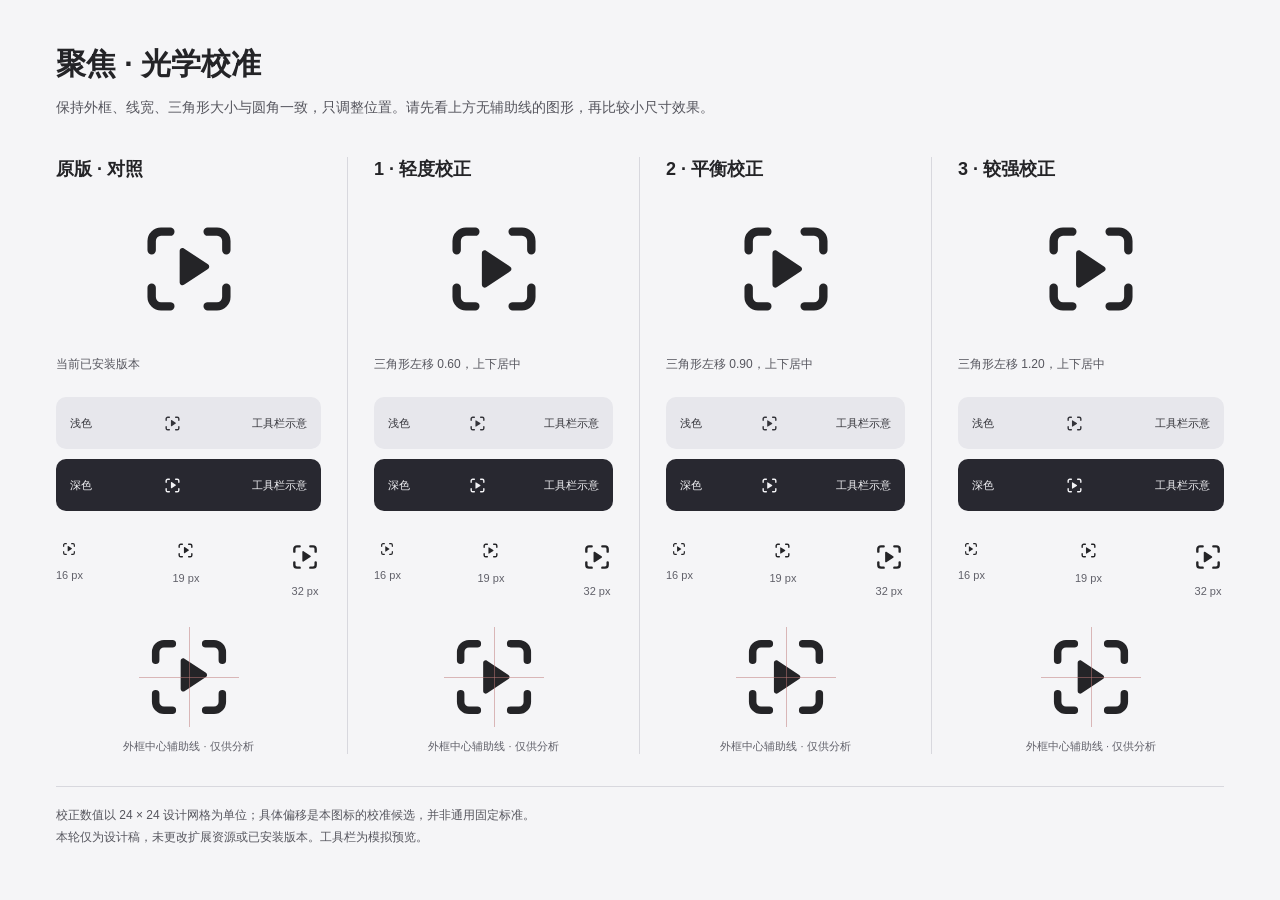
<file: design/focus-optical-2026-10-06/index.html>
<!doctype html><html lang="zh-CN"><meta charset="utf-8"><title>聚焦 · 光学校准</title><style>
*{box-sizing:border-box}body{margin:0;background:#f5f5f7;color:#242427;font-family:-apple-system,BlinkMacSystemFont,"PingFang SC",sans-serif}main{padding:44px 56px;max-width:1440px;margin:auto}h1{font-size:30px;margin:0 0 14px}header p{font-size:14px;color:#56565e;margin:0}section{display:grid;grid-template-columns:repeat(4,1fr);margin-top:40px}article{padding:0 26px;border-right:1px solid #d8d8de}article:first-child{padding-left:0}article:last-child{border:0;padding-right:0}h2{font-size:18px;font-weight:600;margin:0}svg{display:block;width:100%;height:100%}.large{height:175px;display:grid;place-items:center}.large svg{width:112px;height:112px}article p{font-size:12px;color:#56565e;margin:0 0 24px}.strip{height:52px;border-radius:10px;display:flex;align-items:center;justify-content:space-between;padding:0 14px;margin-top:10px;font-size:11px}.strip svg{width:19px;height:19px}.light{background:#e7e7ec;color:#34343a}.dark{background:#282830;color:#f2f2f5}.sizes{display:flex;justify-content:space-between;margin:30px 0}.sizes div{display:flex;flex-direction:column;align-items:center;gap:12px}.sizes span{display:block}.sizes small,small.caption{font-size:11px;color:#606069}.guide{width:100px;height:100px;position:relative;margin:0 auto 12px}.guide i,.guide b{position:absolute;display:block;background:#bd7979;opacity:.5;pointer-events:none}.guide i{left:50%;top:0;height:100%;width:1px}.guide b{left:0;top:50%;width:100%;height:1px}.caption{display:block;text-align:center}footer{margin-top:32px;padding-top:18px;border-top:1px solid #d8d8de;font-size:12px;color:#56565e;line-height:1.8}::selection{background:#c9ddf9}
</style><main><header><h1>聚焦 · 光学校准</h1><p>保持外框、线宽、三角形大小与圆角一致，只调整位置。请先看上方无辅助线的图形，再比较小尺寸效果。</p></header><section><article><h2>原版 · 对照</h2><div class="large"><svg xmlns="http://www.w3.org/2000/svg" viewBox="0 0 24 24" fill="none"><path d="M8 4H6a2 2 0 0 0-2 2v2m12-4h2a2 2 0 0 1 2 2v2M4 16v2a2 2 0 0 0 2 2h2m8 0h2a2 2 0 0 0 2-2v-2" fill="none" stroke="currentColor" stroke-width="1.8" stroke-linecap="round"/><path transform="translate(0 0)" d="M10 8.1c0-.48.52-.77.92-.5l5.15 3.4a.6.6 0 0 1 0 1l-5.15 3.4a.6.6 0 0 1-.92-.5Z" fill="currentColor"/></svg></div><p>当前已安装版本</p><div class="strip light"><span>浅色</span><svg xmlns="http://www.w3.org/2000/svg" viewBox="0 0 24 24" fill="none"><path d="M8 4H6a2 2 0 0 0-2 2v2m12-4h2a2 2 0 0 1 2 2v2M4 16v2a2 2 0 0 0 2 2h2m8 0h2a2 2 0 0 0 2-2v-2" fill="none" stroke="currentColor" stroke-width="1.8" stroke-linecap="round"/><path transform="translate(0 0)" d="M10 8.1c0-.48.52-.77.92-.5l5.15 3.4a.6.6 0 0 1 0 1l-5.15 3.4a.6.6 0 0 1-.92-.5Z" fill="currentColor"/></svg><span>工具栏示意</span></div><div class="strip dark"><span>深色</span><svg xmlns="http://www.w3.org/2000/svg" viewBox="0 0 24 24" fill="none"><path d="M8 4H6a2 2 0 0 0-2 2v2m12-4h2a2 2 0 0 1 2 2v2M4 16v2a2 2 0 0 0 2 2h2m8 0h2a2 2 0 0 0 2-2v-2" fill="none" stroke="currentColor" stroke-width="1.8" stroke-linecap="round"/><path transform="translate(0 0)" d="M10 8.1c0-.48.52-.77.92-.5l5.15 3.4a.6.6 0 0 1 0 1l-5.15 3.4a.6.6 0 0 1-.92-.5Z" fill="currentColor"/></svg><span>工具栏示意</span></div><div class="sizes"><div><span style="width:16px;height:16px"><svg xmlns="http://www.w3.org/2000/svg" viewBox="0 0 24 24" fill="none"><path d="M8 4H6a2 2 0 0 0-2 2v2m12-4h2a2 2 0 0 1 2 2v2M4 16v2a2 2 0 0 0 2 2h2m8 0h2a2 2 0 0 0 2-2v-2" fill="none" stroke="currentColor" stroke-width="1.8" stroke-linecap="round"/><path transform="translate(0 0)" d="M10 8.1c0-.48.52-.77.92-.5l5.15 3.4a.6.6 0 0 1 0 1l-5.15 3.4a.6.6 0 0 1-.92-.5Z" fill="currentColor"/></svg></span><small>16 px</small></div><div><span style="width:19px;height:19px"><svg xmlns="http://www.w3.org/2000/svg" viewBox="0 0 24 24" fill="none"><path d="M8 4H6a2 2 0 0 0-2 2v2m12-4h2a2 2 0 0 1 2 2v2M4 16v2a2 2 0 0 0 2 2h2m8 0h2a2 2 0 0 0 2-2v-2" fill="none" stroke="currentColor" stroke-width="1.8" stroke-linecap="round"/><path transform="translate(0 0)" d="M10 8.1c0-.48.52-.77.92-.5l5.15 3.4a.6.6 0 0 1 0 1l-5.15 3.4a.6.6 0 0 1-.92-.5Z" fill="currentColor"/></svg></span><small>19 px</small></div><div><span style="width:32px;height:32px"><svg xmlns="http://www.w3.org/2000/svg" viewBox="0 0 24 24" fill="none"><path d="M8 4H6a2 2 0 0 0-2 2v2m12-4h2a2 2 0 0 1 2 2v2M4 16v2a2 2 0 0 0 2 2h2m8 0h2a2 2 0 0 0 2-2v-2" fill="none" stroke="currentColor" stroke-width="1.8" stroke-linecap="round"/><path transform="translate(0 0)" d="M10 8.1c0-.48.52-.77.92-.5l5.15 3.4a.6.6 0 0 1 0 1l-5.15 3.4a.6.6 0 0 1-.92-.5Z" fill="currentColor"/></svg></span><small>32 px</small></div></div><div class="guide"><svg xmlns="http://www.w3.org/2000/svg" viewBox="0 0 24 24" fill="none"><path d="M8 4H6a2 2 0 0 0-2 2v2m12-4h2a2 2 0 0 1 2 2v2M4 16v2a2 2 0 0 0 2 2h2m8 0h2a2 2 0 0 0 2-2v-2" fill="none" stroke="currentColor" stroke-width="1.8" stroke-linecap="round"/><path transform="translate(0 0)" d="M10 8.1c0-.48.52-.77.92-.5l5.15 3.4a.6.6 0 0 1 0 1l-5.15 3.4a.6.6 0 0 1-.92-.5Z" fill="currentColor"/></svg><i></i><b></b></div><small class="caption">外框中心辅助线 · 仅供分析</small></article><article><h2>1 · 轻度校正</h2><div class="large"><svg xmlns="http://www.w3.org/2000/svg" viewBox="0 0 24 24" fill="none"><path d="M8 4H6a2 2 0 0 0-2 2v2m12-4h2a2 2 0 0 1 2 2v2M4 16v2a2 2 0 0 0 2 2h2m8 0h2a2 2 0 0 0 2-2v-2" fill="none" stroke="currentColor" stroke-width="1.8" stroke-linecap="round"/><path transform="translate(-0.6 0.5)" d="M10 8.1c0-.48.52-.77.92-.5l5.15 3.4a.6.6 0 0 1 0 1l-5.15 3.4a.6.6 0 0 1-.92-.5Z" fill="currentColor"/></svg></div><p>三角形左移 0.60，上下居中</p><div class="strip light"><span>浅色</span><svg xmlns="http://www.w3.org/2000/svg" viewBox="0 0 24 24" fill="none"><path d="M8 4H6a2 2 0 0 0-2 2v2m12-4h2a2 2 0 0 1 2 2v2M4 16v2a2 2 0 0 0 2 2h2m8 0h2a2 2 0 0 0 2-2v-2" fill="none" stroke="currentColor" stroke-width="1.8" stroke-linecap="round"/><path transform="translate(-0.6 0.5)" d="M10 8.1c0-.48.52-.77.92-.5l5.15 3.4a.6.6 0 0 1 0 1l-5.15 3.4a.6.6 0 0 1-.92-.5Z" fill="currentColor"/></svg><span>工具栏示意</span></div><div class="strip dark"><span>深色</span><svg xmlns="http://www.w3.org/2000/svg" viewBox="0 0 24 24" fill="none"><path d="M8 4H6a2 2 0 0 0-2 2v2m12-4h2a2 2 0 0 1 2 2v2M4 16v2a2 2 0 0 0 2 2h2m8 0h2a2 2 0 0 0 2-2v-2" fill="none" stroke="currentColor" stroke-width="1.8" stroke-linecap="round"/><path transform="translate(-0.6 0.5)" d="M10 8.1c0-.48.52-.77.92-.5l5.15 3.4a.6.6 0 0 1 0 1l-5.15 3.4a.6.6 0 0 1-.92-.5Z" fill="currentColor"/></svg><span>工具栏示意</span></div><div class="sizes"><div><span style="width:16px;height:16px"><svg xmlns="http://www.w3.org/2000/svg" viewBox="0 0 24 24" fill="none"><path d="M8 4H6a2 2 0 0 0-2 2v2m12-4h2a2 2 0 0 1 2 2v2M4 16v2a2 2 0 0 0 2 2h2m8 0h2a2 2 0 0 0 2-2v-2" fill="none" stroke="currentColor" stroke-width="1.8" stroke-linecap="round"/><path transform="translate(-0.6 0.5)" d="M10 8.1c0-.48.52-.77.92-.5l5.15 3.4a.6.6 0 0 1 0 1l-5.15 3.4a.6.6 0 0 1-.92-.5Z" fill="currentColor"/></svg></span><small>16 px</small></div><div><span style="width:19px;height:19px"><svg xmlns="http://www.w3.org/2000/svg" viewBox="0 0 24 24" fill="none"><path d="M8 4H6a2 2 0 0 0-2 2v2m12-4h2a2 2 0 0 1 2 2v2M4 16v2a2 2 0 0 0 2 2h2m8 0h2a2 2 0 0 0 2-2v-2" fill="none" stroke="currentColor" stroke-width="1.8" stroke-linecap="round"/><path transform="translate(-0.6 0.5)" d="M10 8.1c0-.48.52-.77.92-.5l5.15 3.4a.6.6 0 0 1 0 1l-5.15 3.4a.6.6 0 0 1-.92-.5Z" fill="currentColor"/></svg></span><small>19 px</small></div><div><span style="width:32px;height:32px"><svg xmlns="http://www.w3.org/2000/svg" viewBox="0 0 24 24" fill="none"><path d="M8 4H6a2 2 0 0 0-2 2v2m12-4h2a2 2 0 0 1 2 2v2M4 16v2a2 2 0 0 0 2 2h2m8 0h2a2 2 0 0 0 2-2v-2" fill="none" stroke="currentColor" stroke-width="1.8" stroke-linecap="round"/><path transform="translate(-0.6 0.5)" d="M10 8.1c0-.48.52-.77.92-.5l5.15 3.4a.6.6 0 0 1 0 1l-5.15 3.4a.6.6 0 0 1-.92-.5Z" fill="currentColor"/></svg></span><small>32 px</small></div></div><div class="guide"><svg xmlns="http://www.w3.org/2000/svg" viewBox="0 0 24 24" fill="none"><path d="M8 4H6a2 2 0 0 0-2 2v2m12-4h2a2 2 0 0 1 2 2v2M4 16v2a2 2 0 0 0 2 2h2m8 0h2a2 2 0 0 0 2-2v-2" fill="none" stroke="currentColor" stroke-width="1.8" stroke-linecap="round"/><path transform="translate(-0.6 0.5)" d="M10 8.1c0-.48.52-.77.92-.5l5.15 3.4a.6.6 0 0 1 0 1l-5.15 3.4a.6.6 0 0 1-.92-.5Z" fill="currentColor"/></svg><i></i><b></b></div><small class="caption">外框中心辅助线 · 仅供分析</small></article><article><h2>2 · 平衡校正</h2><div class="large"><svg xmlns="http://www.w3.org/2000/svg" viewBox="0 0 24 24" fill="none"><path d="M8 4H6a2 2 0 0 0-2 2v2m12-4h2a2 2 0 0 1 2 2v2M4 16v2a2 2 0 0 0 2 2h2m8 0h2a2 2 0 0 0 2-2v-2" fill="none" stroke="currentColor" stroke-width="1.8" stroke-linecap="round"/><path transform="translate(-0.9 0.5)" d="M10 8.1c0-.48.52-.77.92-.5l5.15 3.4a.6.6 0 0 1 0 1l-5.15 3.4a.6.6 0 0 1-.92-.5Z" fill="currentColor"/></svg></div><p>三角形左移 0.90，上下居中</p><div class="strip light"><span>浅色</span><svg xmlns="http://www.w3.org/2000/svg" viewBox="0 0 24 24" fill="none"><path d="M8 4H6a2 2 0 0 0-2 2v2m12-4h2a2 2 0 0 1 2 2v2M4 16v2a2 2 0 0 0 2 2h2m8 0h2a2 2 0 0 0 2-2v-2" fill="none" stroke="currentColor" stroke-width="1.8" stroke-linecap="round"/><path transform="translate(-0.9 0.5)" d="M10 8.1c0-.48.52-.77.92-.5l5.15 3.4a.6.6 0 0 1 0 1l-5.15 3.4a.6.6 0 0 1-.92-.5Z" fill="currentColor"/></svg><span>工具栏示意</span></div><div class="strip dark"><span>深色</span><svg xmlns="http://www.w3.org/2000/svg" viewBox="0 0 24 24" fill="none"><path d="M8 4H6a2 2 0 0 0-2 2v2m12-4h2a2 2 0 0 1 2 2v2M4 16v2a2 2 0 0 0 2 2h2m8 0h2a2 2 0 0 0 2-2v-2" fill="none" stroke="currentColor" stroke-width="1.8" stroke-linecap="round"/><path transform="translate(-0.9 0.5)" d="M10 8.1c0-.48.52-.77.92-.5l5.15 3.4a.6.6 0 0 1 0 1l-5.15 3.4a.6.6 0 0 1-.92-.5Z" fill="currentColor"/></svg><span>工具栏示意</span></div><div class="sizes"><div><span style="width:16px;height:16px"><svg xmlns="http://www.w3.org/2000/svg" viewBox="0 0 24 24" fill="none"><path d="M8 4H6a2 2 0 0 0-2 2v2m12-4h2a2 2 0 0 1 2 2v2M4 16v2a2 2 0 0 0 2 2h2m8 0h2a2 2 0 0 0 2-2v-2" fill="none" stroke="currentColor" stroke-width="1.8" stroke-linecap="round"/><path transform="translate(-0.9 0.5)" d="M10 8.1c0-.48.52-.77.92-.5l5.15 3.4a.6.6 0 0 1 0 1l-5.15 3.4a.6.6 0 0 1-.92-.5Z" fill="currentColor"/></svg></span><small>16 px</small></div><div><span style="width:19px;height:19px"><svg xmlns="http://www.w3.org/2000/svg" viewBox="0 0 24 24" fill="none"><path d="M8 4H6a2 2 0 0 0-2 2v2m12-4h2a2 2 0 0 1 2 2v2M4 16v2a2 2 0 0 0 2 2h2m8 0h2a2 2 0 0 0 2-2v-2" fill="none" stroke="currentColor" stroke-width="1.8" stroke-linecap="round"/><path transform="translate(-0.9 0.5)" d="M10 8.1c0-.48.52-.77.92-.5l5.15 3.4a.6.6 0 0 1 0 1l-5.15 3.4a.6.6 0 0 1-.92-.5Z" fill="currentColor"/></svg></span><small>19 px</small></div><div><span style="width:32px;height:32px"><svg xmlns="http://www.w3.org/2000/svg" viewBox="0 0 24 24" fill="none"><path d="M8 4H6a2 2 0 0 0-2 2v2m12-4h2a2 2 0 0 1 2 2v2M4 16v2a2 2 0 0 0 2 2h2m8 0h2a2 2 0 0 0 2-2v-2" fill="none" stroke="currentColor" stroke-width="1.8" stroke-linecap="round"/><path transform="translate(-0.9 0.5)" d="M10 8.1c0-.48.52-.77.92-.5l5.15 3.4a.6.6 0 0 1 0 1l-5.15 3.4a.6.6 0 0 1-.92-.5Z" fill="currentColor"/></svg></span><small>32 px</small></div></div><div class="guide"><svg xmlns="http://www.w3.org/2000/svg" viewBox="0 0 24 24" fill="none"><path d="M8 4H6a2 2 0 0 0-2 2v2m12-4h2a2 2 0 0 1 2 2v2M4 16v2a2 2 0 0 0 2 2h2m8 0h2a2 2 0 0 0 2-2v-2" fill="none" stroke="currentColor" stroke-width="1.8" stroke-linecap="round"/><path transform="translate(-0.9 0.5)" d="M10 8.1c0-.48.52-.77.92-.5l5.15 3.4a.6.6 0 0 1 0 1l-5.15 3.4a.6.6 0 0 1-.92-.5Z" fill="currentColor"/></svg><i></i><b></b></div><small class="caption">外框中心辅助线 · 仅供分析</small></article><article><h2>3 · 较强校正</h2><div class="large"><svg xmlns="http://www.w3.org/2000/svg" viewBox="0 0 24 24" fill="none"><path d="M8 4H6a2 2 0 0 0-2 2v2m12-4h2a2 2 0 0 1 2 2v2M4 16v2a2 2 0 0 0 2 2h2m8 0h2a2 2 0 0 0 2-2v-2" fill="none" stroke="currentColor" stroke-width="1.8" stroke-linecap="round"/><path transform="translate(-1.2 0.5)" d="M10 8.1c0-.48.52-.77.92-.5l5.15 3.4a.6.6 0 0 1 0 1l-5.15 3.4a.6.6 0 0 1-.92-.5Z" fill="currentColor"/></svg></div><p>三角形左移 1.20，上下居中</p><div class="strip light"><span>浅色</span><svg xmlns="http://www.w3.org/2000/svg" viewBox="0 0 24 24" fill="none"><path d="M8 4H6a2 2 0 0 0-2 2v2m12-4h2a2 2 0 0 1 2 2v2M4 16v2a2 2 0 0 0 2 2h2m8 0h2a2 2 0 0 0 2-2v-2" fill="none" stroke="currentColor" stroke-width="1.8" stroke-linecap="round"/><path transform="translate(-1.2 0.5)" d="M10 8.1c0-.48.52-.77.92-.5l5.15 3.4a.6.6 0 0 1 0 1l-5.15 3.4a.6.6 0 0 1-.92-.5Z" fill="currentColor"/></svg><span>工具栏示意</span></div><div class="strip dark"><span>深色</span><svg xmlns="http://www.w3.org/2000/svg" viewBox="0 0 24 24" fill="none"><path d="M8 4H6a2 2 0 0 0-2 2v2m12-4h2a2 2 0 0 1 2 2v2M4 16v2a2 2 0 0 0 2 2h2m8 0h2a2 2 0 0 0 2-2v-2" fill="none" stroke="currentColor" stroke-width="1.8" stroke-linecap="round"/><path transform="translate(-1.2 0.5)" d="M10 8.1c0-.48.52-.77.92-.5l5.15 3.4a.6.6 0 0 1 0 1l-5.15 3.4a.6.6 0 0 1-.92-.5Z" fill="currentColor"/></svg><span>工具栏示意</span></div><div class="sizes"><div><span style="width:16px;height:16px"><svg xmlns="http://www.w3.org/2000/svg" viewBox="0 0 24 24" fill="none"><path d="M8 4H6a2 2 0 0 0-2 2v2m12-4h2a2 2 0 0 1 2 2v2M4 16v2a2 2 0 0 0 2 2h2m8 0h2a2 2 0 0 0 2-2v-2" fill="none" stroke="currentColor" stroke-width="1.8" stroke-linecap="round"/><path transform="translate(-1.2 0.5)" d="M10 8.1c0-.48.52-.77.92-.5l5.15 3.4a.6.6 0 0 1 0 1l-5.15 3.4a.6.6 0 0 1-.92-.5Z" fill="currentColor"/></svg></span><small>16 px</small></div><div><span style="width:19px;height:19px"><svg xmlns="http://www.w3.org/2000/svg" viewBox="0 0 24 24" fill="none"><path d="M8 4H6a2 2 0 0 0-2 2v2m12-4h2a2 2 0 0 1 2 2v2M4 16v2a2 2 0 0 0 2 2h2m8 0h2a2 2 0 0 0 2-2v-2" fill="none" stroke="currentColor" stroke-width="1.8" stroke-linecap="round"/><path transform="translate(-1.2 0.5)" d="M10 8.1c0-.48.52-.77.92-.5l5.15 3.4a.6.6 0 0 1 0 1l-5.15 3.4a.6.6 0 0 1-.92-.5Z" fill="currentColor"/></svg></span><small>19 px</small></div><div><span style="width:32px;height:32px"><svg xmlns="http://www.w3.org/2000/svg" viewBox="0 0 24 24" fill="none"><path d="M8 4H6a2 2 0 0 0-2 2v2m12-4h2a2 2 0 0 1 2 2v2M4 16v2a2 2 0 0 0 2 2h2m8 0h2a2 2 0 0 0 2-2v-2" fill="none" stroke="currentColor" stroke-width="1.8" stroke-linecap="round"/><path transform="translate(-1.2 0.5)" d="M10 8.1c0-.48.52-.77.92-.5l5.15 3.4a.6.6 0 0 1 0 1l-5.15 3.4a.6.6 0 0 1-.92-.5Z" fill="currentColor"/></svg></span><small>32 px</small></div></div><div class="guide"><svg xmlns="http://www.w3.org/2000/svg" viewBox="0 0 24 24" fill="none"><path d="M8 4H6a2 2 0 0 0-2 2v2m12-4h2a2 2 0 0 1 2 2v2M4 16v2a2 2 0 0 0 2 2h2m8 0h2a2 2 0 0 0 2-2v-2" fill="none" stroke="currentColor" stroke-width="1.8" stroke-linecap="round"/><path transform="translate(-1.2 0.5)" d="M10 8.1c0-.48.52-.77.92-.5l5.15 3.4a.6.6 0 0 1 0 1l-5.15 3.4a.6.6 0 0 1-.92-.5Z" fill="currentColor"/></svg><i></i><b></b></div><small class="caption">外框中心辅助线 · 仅供分析</small></article></section><footer>校正数值以 24 × 24 设计网格为单位；具体偏移是本图标的校准候选，并非通用固定标准。<br>本轮仅为设计稿，未更改扩展资源或已安装版本。工具栏为模拟预览。</footer></main></html>
</file>
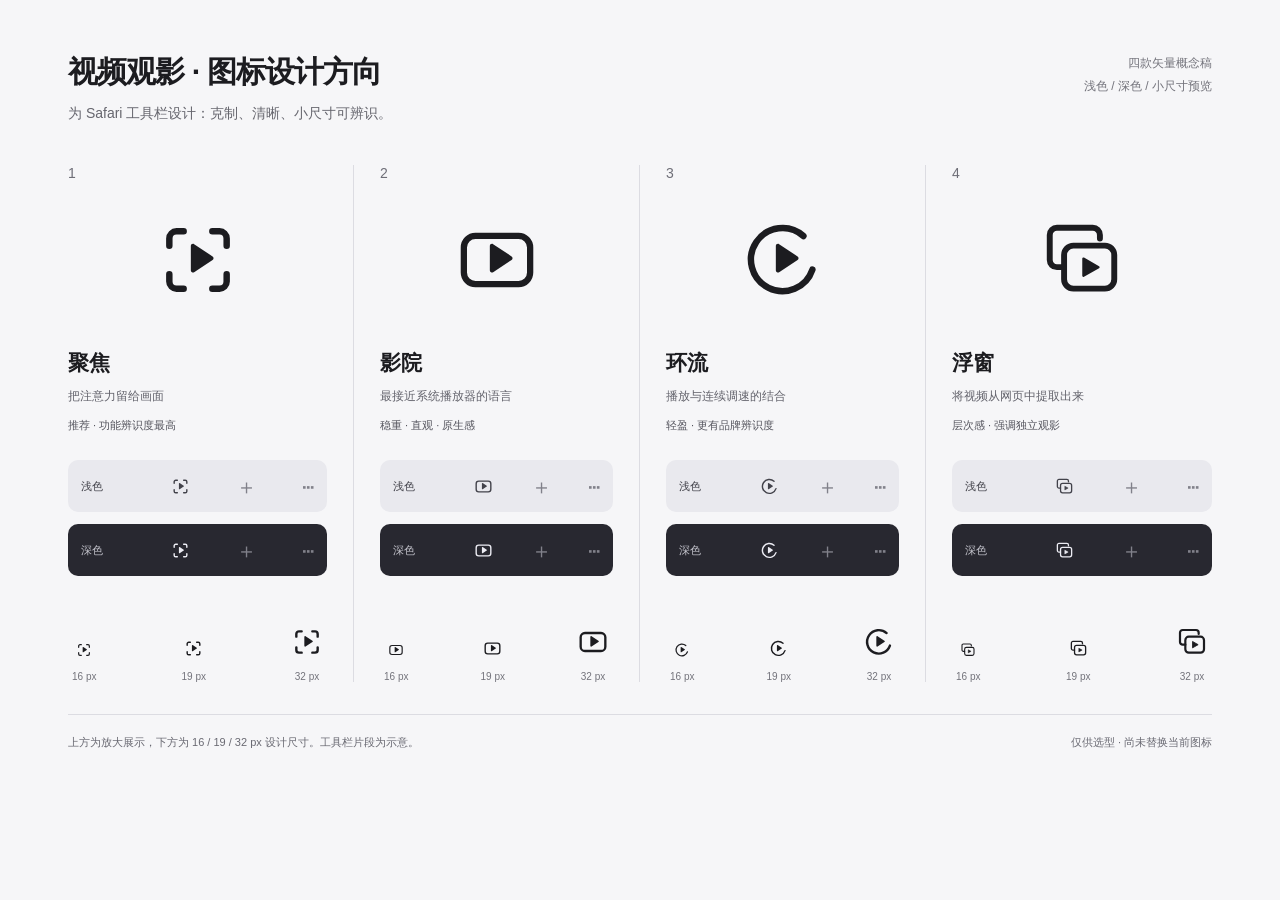
<file: design/icon-concepts-2026-10-06/index.html>
<!doctype html><html lang="zh-CN"><meta charset="utf-8"><meta name="viewport" content="width=device-width,initial-scale=1"><title>视频观影 · Safari 图标提案</title><style>
*{box-sizing:border-box}body{margin:0;background:#f6f6f8;color:#1c1c20;font-family:-apple-system,BlinkMacSystemFont,"Segoe UI",sans-serif}main{max-width:1240px;padding:52px 48px 34px;margin:auto}header{display:flex;justify-content:space-between;align-items:start;margin-bottom:42px}h1{font-size:30px;font-weight:600;letter-spacing:-.03em;margin:0 0 12px}header p{font-size:14px;color:#66666e;margin:0}.meta{text-align:right;font-size:12px;line-height:1.9;color:#73737b}.grid{display:grid;grid-template-columns:repeat(4,1fr)}article{padding:0 26px;border-right:1px solid #dcdce2}article:first-child{padding-left:0}article:last-child{padding-right:0;border:0}.number{font-size:14px;color:#6e6e77;font-variant-numeric:tabular-nums}.hero{height:158px;display:flex;align-items:center;justify-content:center}.hero svg{width:86px;height:86px}h2{font-size:21px;margin:10px 0 10px;font-weight:600}article p{font-size:12px;color:#63636c;line-height:1.5;margin:0 0 13px;white-space:nowrap}.note{font-size:11px;height:42px;color:#54545d}.sample{height:52px;border-radius:10px;display:flex;align-items:center;justify-content:space-between;padding:0 13px;margin-bottom:12px}.sample span:first-child{font-size:11px;width:44px}.sample svg{width:19px;height:19px}.sample .other{font-size:21px;line-height:1;color:#81818a}.light{background:#e9e9ee;color:#42424a}.dark{background:#282830;color:#ececf3}.dark span:first-child{color:#c4c4cc}.sizes{display:flex;justify-content:space-between;align-items:center;padding:28px 4px 0}.sizes div{height:66px;display:flex;flex-direction:column;justify-content:end;align-items:center;gap:13px}.sizes span{font-size:10px;color:#73737b;font-variant-numeric:tabular-nums}.s16{width:16px;height:16px}.s19{width:19px;height:19px}.s32{width:32px;height:32px}footer{border-top:1px solid #dcdce2;margin-top:32px;padding-top:18px;display:flex;justify-content:space-between;font-size:11px;color:#696972;line-height:1.7}
</style><main><header><div><h1>视频观影 · 图标设计方向</h1><p>为 Safari 工具栏设计：克制、清晰、小尺寸可辨识。</p></div><div class="meta">四款矢量概念稿<br>浅色 / 深色 / 小尺寸预览</div></header><section class="grid"><article><div class="number">1</div><div class="hero"><svg class="" xmlns="http://www.w3.org/2000/svg" viewBox="0 0 24 24" fill="none" aria-hidden="true"><path d="M8 4H6a2 2 0 0 0-2 2v2m12-4h2a2 2 0 0 1 2 2v2M4 16v2a2 2 0 0 0 2 2h2m8 0h2a2 2 0 0 0 2-2v-2" fill="none" stroke="currentColor" stroke-width="1.8" stroke-linecap="round"/><path d="M10 8.1c0-.48.52-.77.92-.5l5.15 3.4a.6.6 0 0 1 0 1l-5.15 3.4a.6.6 0 0 1-.92-.5Z" fill="currentColor"/></svg></div><h2>聚焦</h2><p>把注意力留给画面</p><div class="note">推荐 · 功能辨识度最高</div><div class="sample light"><span>浅色</span><svg class="" xmlns="http://www.w3.org/2000/svg" viewBox="0 0 24 24" fill="none" aria-hidden="true"><path d="M8 4H6a2 2 0 0 0-2 2v2m12-4h2a2 2 0 0 1 2 2v2M4 16v2a2 2 0 0 0 2 2h2m8 0h2a2 2 0 0 0 2-2v-2" fill="none" stroke="currentColor" stroke-width="1.8" stroke-linecap="round"/><path d="M10 8.1c0-.48.52-.77.92-.5l5.15 3.4a.6.6 0 0 1 0 1l-5.15 3.4a.6.6 0 0 1-.92-.5Z" fill="currentColor"/></svg><span class="other">＋</span><span class="other">⋯</span></div><div class="sample dark"><span>深色</span><svg class="" xmlns="http://www.w3.org/2000/svg" viewBox="0 0 24 24" fill="none" aria-hidden="true"><path d="M8 4H6a2 2 0 0 0-2 2v2m12-4h2a2 2 0 0 1 2 2v2M4 16v2a2 2 0 0 0 2 2h2m8 0h2a2 2 0 0 0 2-2v-2" fill="none" stroke="currentColor" stroke-width="1.8" stroke-linecap="round"/><path d="M10 8.1c0-.48.52-.77.92-.5l5.15 3.4a.6.6 0 0 1 0 1l-5.15 3.4a.6.6 0 0 1-.92-.5Z" fill="currentColor"/></svg><span class="other">＋</span><span class="other">⋯</span></div><div class="sizes"><div><svg class="s16" xmlns="http://www.w3.org/2000/svg" viewBox="0 0 24 24" fill="none" aria-hidden="true"><path d="M8 4H6a2 2 0 0 0-2 2v2m12-4h2a2 2 0 0 1 2 2v2M4 16v2a2 2 0 0 0 2 2h2m8 0h2a2 2 0 0 0 2-2v-2" fill="none" stroke="currentColor" stroke-width="1.8" stroke-linecap="round"/><path d="M10 8.1c0-.48.52-.77.92-.5l5.15 3.4a.6.6 0 0 1 0 1l-5.15 3.4a.6.6 0 0 1-.92-.5Z" fill="currentColor"/></svg><span>16 px</span></div><div><svg class="s19" xmlns="http://www.w3.org/2000/svg" viewBox="0 0 24 24" fill="none" aria-hidden="true"><path d="M8 4H6a2 2 0 0 0-2 2v2m12-4h2a2 2 0 0 1 2 2v2M4 16v2a2 2 0 0 0 2 2h2m8 0h2a2 2 0 0 0 2-2v-2" fill="none" stroke="currentColor" stroke-width="1.8" stroke-linecap="round"/><path d="M10 8.1c0-.48.52-.77.92-.5l5.15 3.4a.6.6 0 0 1 0 1l-5.15 3.4a.6.6 0 0 1-.92-.5Z" fill="currentColor"/></svg><span>19 px</span></div><div><svg class="s32" xmlns="http://www.w3.org/2000/svg" viewBox="0 0 24 24" fill="none" aria-hidden="true"><path d="M8 4H6a2 2 0 0 0-2 2v2m12-4h2a2 2 0 0 1 2 2v2M4 16v2a2 2 0 0 0 2 2h2m8 0h2a2 2 0 0 0 2-2v-2" fill="none" stroke="currentColor" stroke-width="1.8" stroke-linecap="round"/><path d="M10 8.1c0-.48.52-.77.92-.5l5.15 3.4a.6.6 0 0 1 0 1l-5.15 3.4a.6.6 0 0 1-.92-.5Z" fill="currentColor"/></svg><span>32 px</span></div></div></article><article><div class="number">2</div><div class="hero"><svg class="" xmlns="http://www.w3.org/2000/svg" viewBox="0 0 24 24" fill="none" aria-hidden="true"><rect x="2.75" y="5.25" width="18.5" height="13.5" rx="3.25" fill="none" stroke="currentColor" stroke-width="1.75"/><path d="M10 8.1c0-.48.52-.77.92-.5l5.15 3.4a.6.6 0 0 1 0 1l-5.15 3.4a.6.6 0 0 1-.92-.5Z" fill="currentColor"/></svg></div><h2>影院</h2><p>最接近系统播放器的语言</p><div class="note">稳重 · 直观 · 原生感</div><div class="sample light"><span>浅色</span><svg class="" xmlns="http://www.w3.org/2000/svg" viewBox="0 0 24 24" fill="none" aria-hidden="true"><rect x="2.75" y="5.25" width="18.5" height="13.5" rx="3.25" fill="none" stroke="currentColor" stroke-width="1.75"/><path d="M10 8.1c0-.48.52-.77.92-.5l5.15 3.4a.6.6 0 0 1 0 1l-5.15 3.4a.6.6 0 0 1-.92-.5Z" fill="currentColor"/></svg><span class="other">＋</span><span class="other">⋯</span></div><div class="sample dark"><span>深色</span><svg class="" xmlns="http://www.w3.org/2000/svg" viewBox="0 0 24 24" fill="none" aria-hidden="true"><rect x="2.75" y="5.25" width="18.5" height="13.5" rx="3.25" fill="none" stroke="currentColor" stroke-width="1.75"/><path d="M10 8.1c0-.48.52-.77.92-.5l5.15 3.4a.6.6 0 0 1 0 1l-5.15 3.4a.6.6 0 0 1-.92-.5Z" fill="currentColor"/></svg><span class="other">＋</span><span class="other">⋯</span></div><div class="sizes"><div><svg class="s16" xmlns="http://www.w3.org/2000/svg" viewBox="0 0 24 24" fill="none" aria-hidden="true"><rect x="2.75" y="5.25" width="18.5" height="13.5" rx="3.25" fill="none" stroke="currentColor" stroke-width="1.75"/><path d="M10 8.1c0-.48.52-.77.92-.5l5.15 3.4a.6.6 0 0 1 0 1l-5.15 3.4a.6.6 0 0 1-.92-.5Z" fill="currentColor"/></svg><span>16 px</span></div><div><svg class="s19" xmlns="http://www.w3.org/2000/svg" viewBox="0 0 24 24" fill="none" aria-hidden="true"><rect x="2.75" y="5.25" width="18.5" height="13.5" rx="3.25" fill="none" stroke="currentColor" stroke-width="1.75"/><path d="M10 8.1c0-.48.52-.77.92-.5l5.15 3.4a.6.6 0 0 1 0 1l-5.15 3.4a.6.6 0 0 1-.92-.5Z" fill="currentColor"/></svg><span>19 px</span></div><div><svg class="s32" xmlns="http://www.w3.org/2000/svg" viewBox="0 0 24 24" fill="none" aria-hidden="true"><rect x="2.75" y="5.25" width="18.5" height="13.5" rx="3.25" fill="none" stroke="currentColor" stroke-width="1.75"/><path d="M10 8.1c0-.48.52-.77.92-.5l5.15 3.4a.6.6 0 0 1 0 1l-5.15 3.4a.6.6 0 0 1-.92-.5Z" fill="currentColor"/></svg><span>32 px</span></div></div></article><article><div class="number">3</div><div class="hero"><svg class="" xmlns="http://www.w3.org/2000/svg" viewBox="0 0 24 24" fill="none" aria-hidden="true"><path d="M17.7 5.3a8.8 8.8 0 1 0 2.5 9.4" fill="none" stroke="currentColor" stroke-width="1.8" stroke-linecap="round"/><path d="M10 8.1c0-.48.52-.77.92-.5l5.15 3.4a.6.6 0 0 1 0 1l-5.15 3.4a.6.6 0 0 1-.92-.5Z" fill="currentColor"/></svg></div><h2>环流</h2><p>播放与连续调速的结合</p><div class="note">轻盈 · 更有品牌辨识度</div><div class="sample light"><span>浅色</span><svg class="" xmlns="http://www.w3.org/2000/svg" viewBox="0 0 24 24" fill="none" aria-hidden="true"><path d="M17.7 5.3a8.8 8.8 0 1 0 2.5 9.4" fill="none" stroke="currentColor" stroke-width="1.8" stroke-linecap="round"/><path d="M10 8.1c0-.48.52-.77.92-.5l5.15 3.4a.6.6 0 0 1 0 1l-5.15 3.4a.6.6 0 0 1-.92-.5Z" fill="currentColor"/></svg><span class="other">＋</span><span class="other">⋯</span></div><div class="sample dark"><span>深色</span><svg class="" xmlns="http://www.w3.org/2000/svg" viewBox="0 0 24 24" fill="none" aria-hidden="true"><path d="M17.7 5.3a8.8 8.8 0 1 0 2.5 9.4" fill="none" stroke="currentColor" stroke-width="1.8" stroke-linecap="round"/><path d="M10 8.1c0-.48.52-.77.92-.5l5.15 3.4a.6.6 0 0 1 0 1l-5.15 3.4a.6.6 0 0 1-.92-.5Z" fill="currentColor"/></svg><span class="other">＋</span><span class="other">⋯</span></div><div class="sizes"><div><svg class="s16" xmlns="http://www.w3.org/2000/svg" viewBox="0 0 24 24" fill="none" aria-hidden="true"><path d="M17.7 5.3a8.8 8.8 0 1 0 2.5 9.4" fill="none" stroke="currentColor" stroke-width="1.8" stroke-linecap="round"/><path d="M10 8.1c0-.48.52-.77.92-.5l5.15 3.4a.6.6 0 0 1 0 1l-5.15 3.4a.6.6 0 0 1-.92-.5Z" fill="currentColor"/></svg><span>16 px</span></div><div><svg class="s19" xmlns="http://www.w3.org/2000/svg" viewBox="0 0 24 24" fill="none" aria-hidden="true"><path d="M17.7 5.3a8.8 8.8 0 1 0 2.5 9.4" fill="none" stroke="currentColor" stroke-width="1.8" stroke-linecap="round"/><path d="M10 8.1c0-.48.52-.77.92-.5l5.15 3.4a.6.6 0 0 1 0 1l-5.15 3.4a.6.6 0 0 1-.92-.5Z" fill="currentColor"/></svg><span>19 px</span></div><div><svg class="s32" xmlns="http://www.w3.org/2000/svg" viewBox="0 0 24 24" fill="none" aria-hidden="true"><path d="M17.7 5.3a8.8 8.8 0 1 0 2.5 9.4" fill="none" stroke="currentColor" stroke-width="1.8" stroke-linecap="round"/><path d="M10 8.1c0-.48.52-.77.92-.5l5.15 3.4a.6.6 0 0 1 0 1l-5.15 3.4a.6.6 0 0 1-.92-.5Z" fill="currentColor"/></svg><span>32 px</span></div></div></article><article><div class="number">4</div><div class="hero"><svg class="" xmlns="http://www.w3.org/2000/svg" viewBox="0 0 24 24" fill="none" aria-hidden="true"><path d="M7 14H5a2 2 0 0 1-2-2V5a2 2 0 0 1 2-2h10a2 2 0 0 1 2 2v1" fill="none" stroke="currentColor" stroke-width="1.65" stroke-linecap="round"/><rect x="7" y="8" width="14" height="12" rx="2.6" fill="none" stroke="currentColor" stroke-width="1.65"/><path d="m12.4 11.6 4.2 2.4-4.2 2.4Z" fill="currentColor" stroke="currentColor" stroke-width=".65" stroke-linejoin="round"/></svg></div><h2>浮窗</h2><p>将视频从网页中提取出来</p><div class="note">层次感 · 强调独立观影</div><div class="sample light"><span>浅色</span><svg class="" xmlns="http://www.w3.org/2000/svg" viewBox="0 0 24 24" fill="none" aria-hidden="true"><path d="M7 14H5a2 2 0 0 1-2-2V5a2 2 0 0 1 2-2h10a2 2 0 0 1 2 2v1" fill="none" stroke="currentColor" stroke-width="1.65" stroke-linecap="round"/><rect x="7" y="8" width="14" height="12" rx="2.6" fill="none" stroke="currentColor" stroke-width="1.65"/><path d="m12.4 11.6 4.2 2.4-4.2 2.4Z" fill="currentColor" stroke="currentColor" stroke-width=".65" stroke-linejoin="round"/></svg><span class="other">＋</span><span class="other">⋯</span></div><div class="sample dark"><span>深色</span><svg class="" xmlns="http://www.w3.org/2000/svg" viewBox="0 0 24 24" fill="none" aria-hidden="true"><path d="M7 14H5a2 2 0 0 1-2-2V5a2 2 0 0 1 2-2h10a2 2 0 0 1 2 2v1" fill="none" stroke="currentColor" stroke-width="1.65" stroke-linecap="round"/><rect x="7" y="8" width="14" height="12" rx="2.6" fill="none" stroke="currentColor" stroke-width="1.65"/><path d="m12.4 11.6 4.2 2.4-4.2 2.4Z" fill="currentColor" stroke="currentColor" stroke-width=".65" stroke-linejoin="round"/></svg><span class="other">＋</span><span class="other">⋯</span></div><div class="sizes"><div><svg class="s16" xmlns="http://www.w3.org/2000/svg" viewBox="0 0 24 24" fill="none" aria-hidden="true"><path d="M7 14H5a2 2 0 0 1-2-2V5a2 2 0 0 1 2-2h10a2 2 0 0 1 2 2v1" fill="none" stroke="currentColor" stroke-width="1.65" stroke-linecap="round"/><rect x="7" y="8" width="14" height="12" rx="2.6" fill="none" stroke="currentColor" stroke-width="1.65"/><path d="m12.4 11.6 4.2 2.4-4.2 2.4Z" fill="currentColor" stroke="currentColor" stroke-width=".65" stroke-linejoin="round"/></svg><span>16 px</span></div><div><svg class="s19" xmlns="http://www.w3.org/2000/svg" viewBox="0 0 24 24" fill="none" aria-hidden="true"><path d="M7 14H5a2 2 0 0 1-2-2V5a2 2 0 0 1 2-2h10a2 2 0 0 1 2 2v1" fill="none" stroke="currentColor" stroke-width="1.65" stroke-linecap="round"/><rect x="7" y="8" width="14" height="12" rx="2.6" fill="none" stroke="currentColor" stroke-width="1.65"/><path d="m12.4 11.6 4.2 2.4-4.2 2.4Z" fill="currentColor" stroke="currentColor" stroke-width=".65" stroke-linejoin="round"/></svg><span>19 px</span></div><div><svg class="s32" xmlns="http://www.w3.org/2000/svg" viewBox="0 0 24 24" fill="none" aria-hidden="true"><path d="M7 14H5a2 2 0 0 1-2-2V5a2 2 0 0 1 2-2h10a2 2 0 0 1 2 2v1" fill="none" stroke="currentColor" stroke-width="1.65" stroke-linecap="round"/><rect x="7" y="8" width="14" height="12" rx="2.6" fill="none" stroke="currentColor" stroke-width="1.65"/><path d="m12.4 11.6 4.2 2.4-4.2 2.4Z" fill="currentColor" stroke="currentColor" stroke-width=".65" stroke-linejoin="round"/></svg><span>32 px</span></div></div></article></section><footer><span>上方为放大展示，下方为 16 / 19 / 32 px 设计尺寸。工具栏片段为示意。</span><span>仅供选型 · 尚未替换当前图标</span></footer></main></html>
</file>
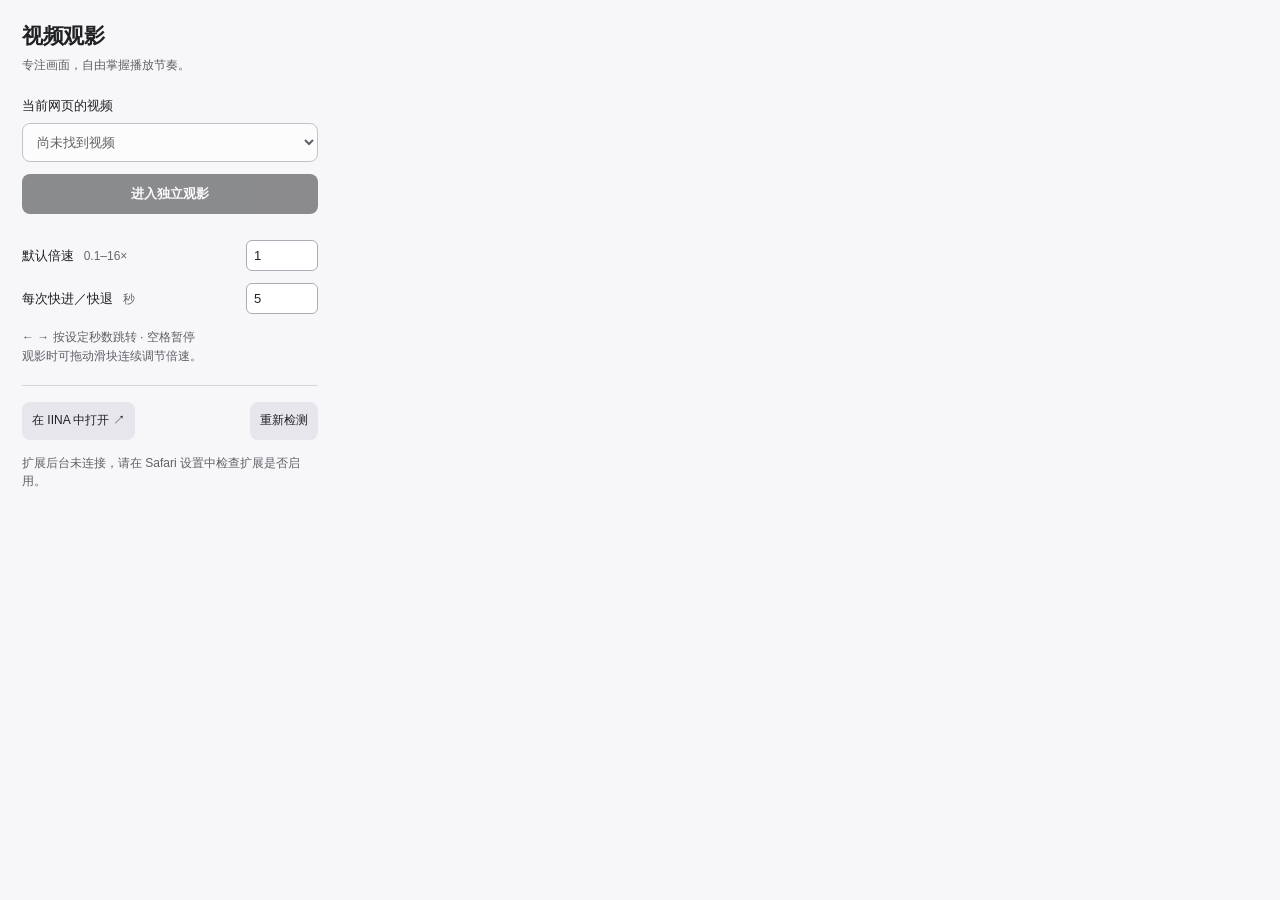
<file: Smart Video Viewer/Smart Open in IINA Extension/Resources/popup.html>
<!doctype html>
<html lang="zh-CN"><head><meta charset="utf-8"><meta name="viewport" content="width=device-width,initial-scale=1"><title>视频观影</title><link rel="stylesheet" href="popup.css"><script src="popup.js" defer></script></head>
<body><header><h1>视频观影</h1><p>专注画面，自由掌握播放节奏。</p></header>
<main><label for="videos">当前网页的视频</label><select id="videos" disabled><option>正在检测…</option></select>
<button id="viewer" class="primary" disabled>进入独立观影</button><button id="exit" hidden>退出独立观影</button>
<div class="preferences"><label for="rate">默认倍速 <span>0.1–16×</span></label><input id="rate" type="number" min="0.1" max="16" step="0.1" value="1"><label for="seek">每次快进／快退 <span>秒</span></label><input id="seek" type="number" min="0.1" max="600" step="any" value="5"></div>
<p class="hint">← → 按设定秒数跳转 · 空格暂停<br>观影时可拖动滑块连续调节倍速。</p><div class="footer"><button id="iina">在 IINA 中打开 ↗</button><button id="refresh">重新检测</button></div><p id="status" role="status" aria-live="polite">正在连接网页…</p></main></body></html>
</file>
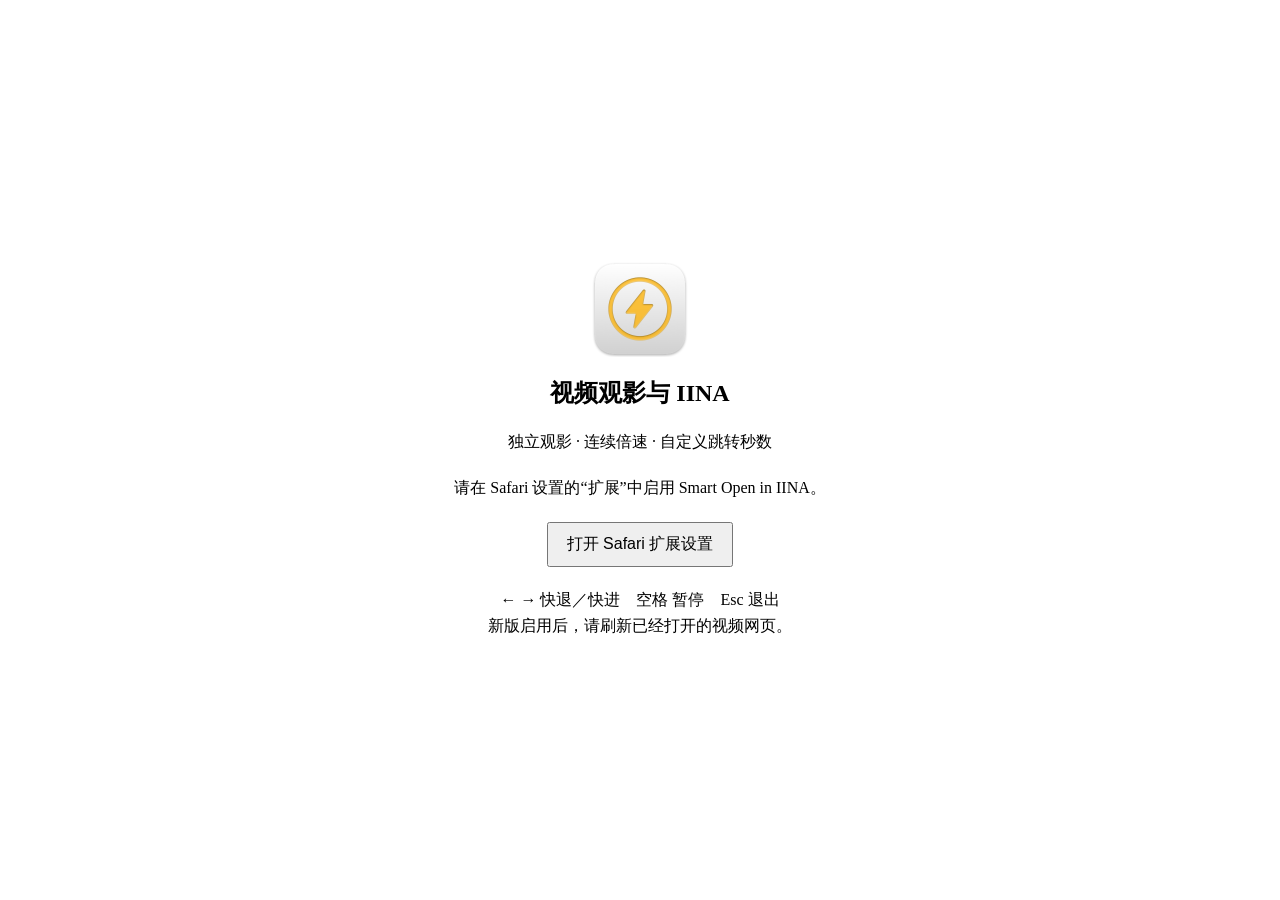
<file: Smart Video Viewer/Smart Open in IINA/Resources/Base.lproj/Main.html>
<!DOCTYPE html>
<html lang="zh-CN"><head><meta charset="utf-8"><meta http-equiv="Content-Security-Policy" content="default-src 'self'"><meta name="viewport" content="width=device-width,initial-scale=1"><link rel="stylesheet" href="../Style.css"><script src="../Script.js" defer></script><title>视频观影与 IINA</title></head>
<body><img src="../Icon.png" width="96" height="96" alt="视频观影与 IINA"><h1>视频观影与 IINA</h1><p>独立观影 · 连续倍速 · 自定义跳转秒数</p><p class="state-unknown">请在 Safari 设置的“扩展”中启用 Smart Open in IINA。</p><p class="state-on">扩展已启用。打开有视频的网页，点击 Safari 工具栏中的扩展图标，再选择“进入独立观影”。</p><p class="state-off">扩展尚未启用。请前往 Safari 设置，启用扩展并允许访问需要观看视频的网站。</p><button class="open-preferences">打开 Safari 扩展设置</button><p>← → 快退／快进　空格 暂停　Esc 退出<br>新版启用后，请刷新已经打开的视频网页。</p></body></html>
</file>
<file: Smart Video Viewer/Smart Open in IINA Extension/Resources/popup.css>
:root{color-scheme:light dark;font:13px -apple-system,BlinkMacSystemFont,"Segoe UI",sans-serif;color:light-dark(#202124,#f3f3f5);background:light-dark(#f7f7f9,#1e1e20)}*{box-sizing:border-box}body{margin:0;width:340px;padding:22px}h1{font-size:21px;letter-spacing:-.02em;margin:0 0 6px}header p,.hint{color:light-dark(#5e6067,#bdbdc6);font-size:12px;line-height:1.6;margin:0 0 22px}label{display:block;font-weight:500;margin-bottom:8px}button,input,select{font:inherit}select{width:100%;padding:10px;border:1px solid light-dark(#abadb6,#606069);border-radius:8px;background:light-dark(#fff,#29292e);color:inherit}button{border:0;border-radius:8px;padding:11px 12px;cursor:pointer;background:light-dark(#e6e6ec,#343438);color:inherit;min-height:38px}button:hover{filter:brightness(.93)}button:disabled{opacity:.5;cursor:default}button:focus-visible,input:focus-visible,select:focus-visible{outline:2px solid light-dark(#0067d9,#86bfff);outline-offset:3px}.primary{width:100%;margin:12px 0 6px;background:light-dark(#202124,#f1f1f4);color:light-dark(#fff,#202124);font-weight:600}#exit{width:100%;margin-top:6px}.preferences{display:grid;grid-template-columns:1fr 72px;align-items:center;gap:12px;margin:20px 0 14px}.preferences label{margin:0}.preferences span{font-size:12px;color:light-dark(#666770,#bdbdc6);margin-left:6px;font-weight:400}input{min-width:0;width:100%;padding:7px;border:1px solid light-dark(#abadb6,#606069);border-radius:6px;background:light-dark(#fff,#29292e);color:inherit}.hint{margin:0 0 18px}.footer{display:flex;justify-content:space-between;gap:8px;border-top:1px solid light-dark(#d5d5dc,#45454b);padding-top:16px}.footer button{font-size:12px;padding:9px 10px}#status{font-size:12px;color:light-dark(#5e6067,#bdbdc6);line-height:1.5;margin:14px 0 0;min-height:36px}[hidden]{display:none!important}
</file>
<file: Smart Video Viewer/Smart Open in IINA/Resources/Style.css>
* {
    -webkit-user-select: none;
    -webkit-user-drag: none;
    cursor: default;
}

:root {
    color-scheme: light dark;

    --spacing: 20px;
}

html {
    height: 100%;
}

body {
    display: flex;
    align-items: center;
    justify-content: center;
    flex-direction: column;

    gap: var(--spacing);
    margin: 0 calc(var(--spacing) * 2);
    height: 100%;

    font: -apple-system-short-body;
    text-align: center;
}

body:not(.state-on, .state-off) :is(.state-on, .state-off) {
    display: none;
}

body.state-on :is(.state-off, .state-unknown) {
    display: none;
}

body.state-off :is(.state-on, .state-unknown) {
    display: none;
}

button {
    font-size: 1em;
}
h1 { font-size: 24px; margin: 0; }
p { max-width: 440px; margin: 0; line-height: 1.65; }
button { padding: 10px 18px; cursor: pointer; }
</file>
